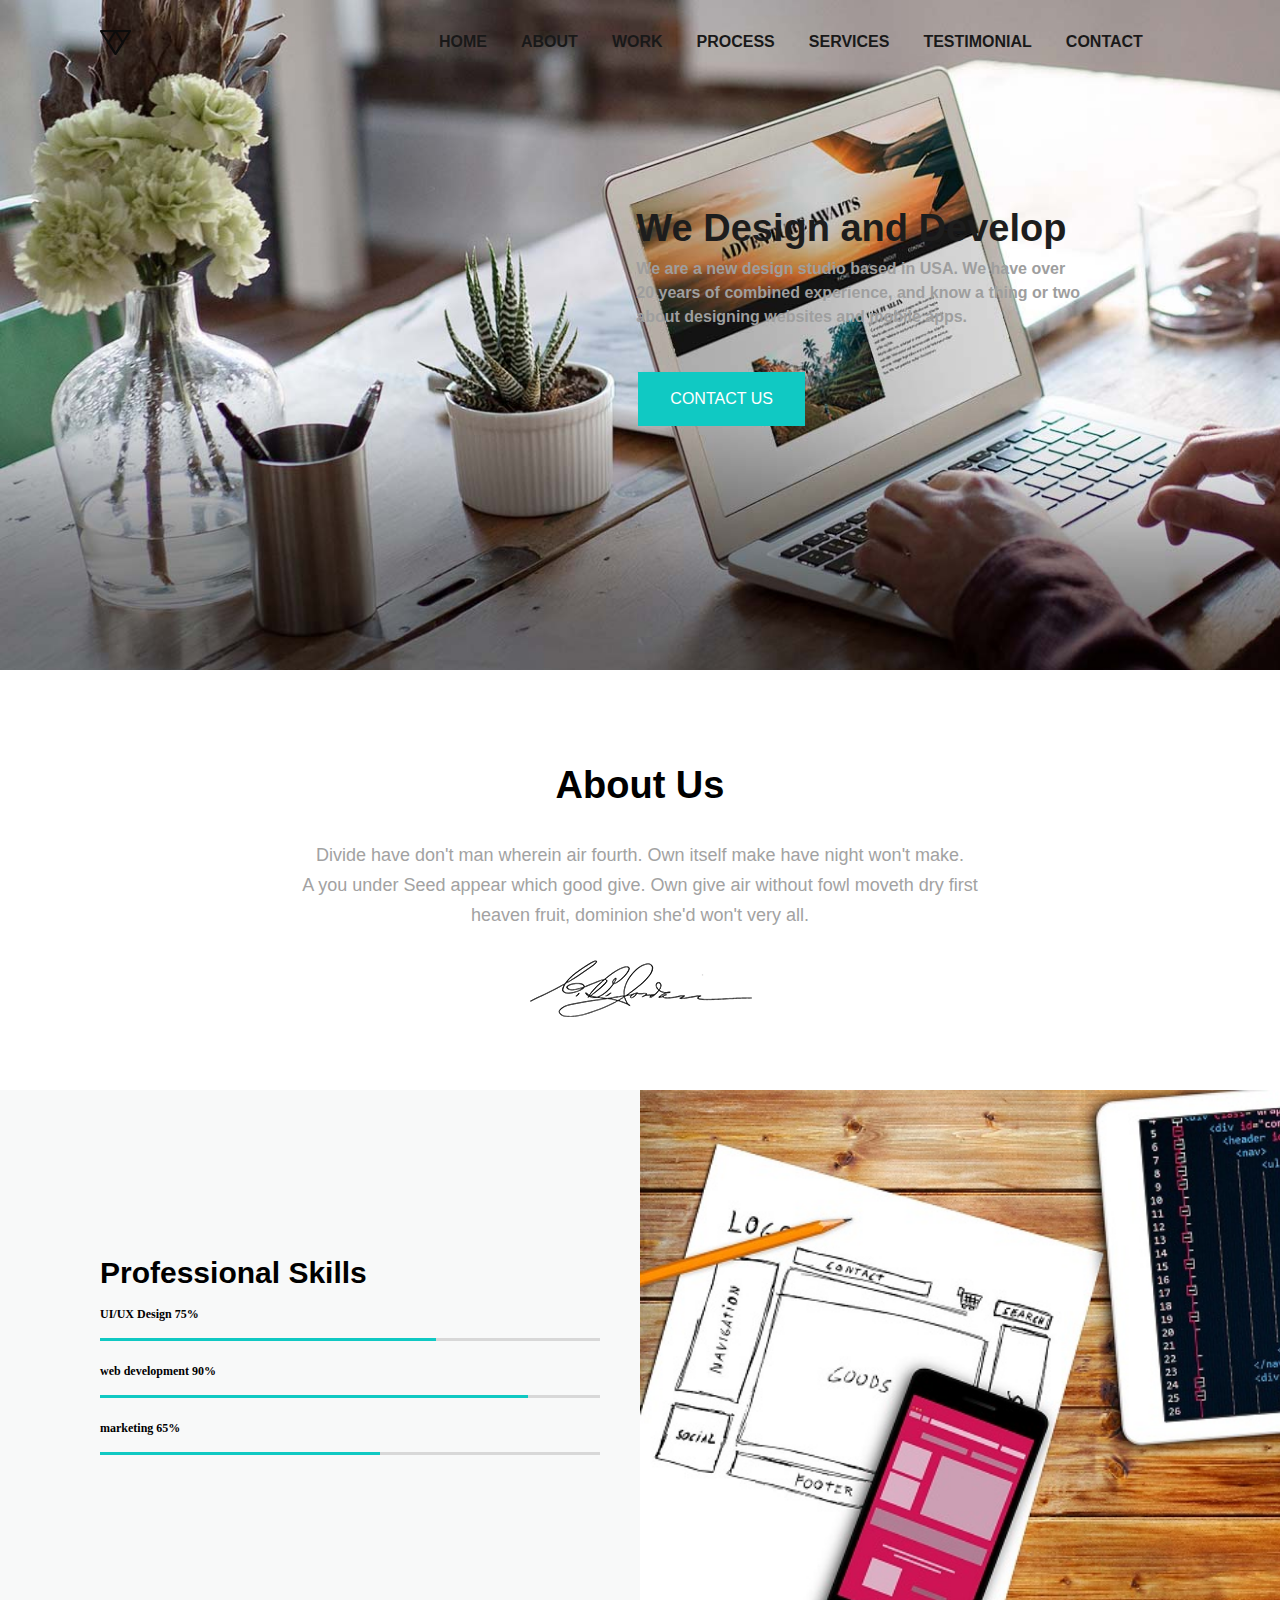
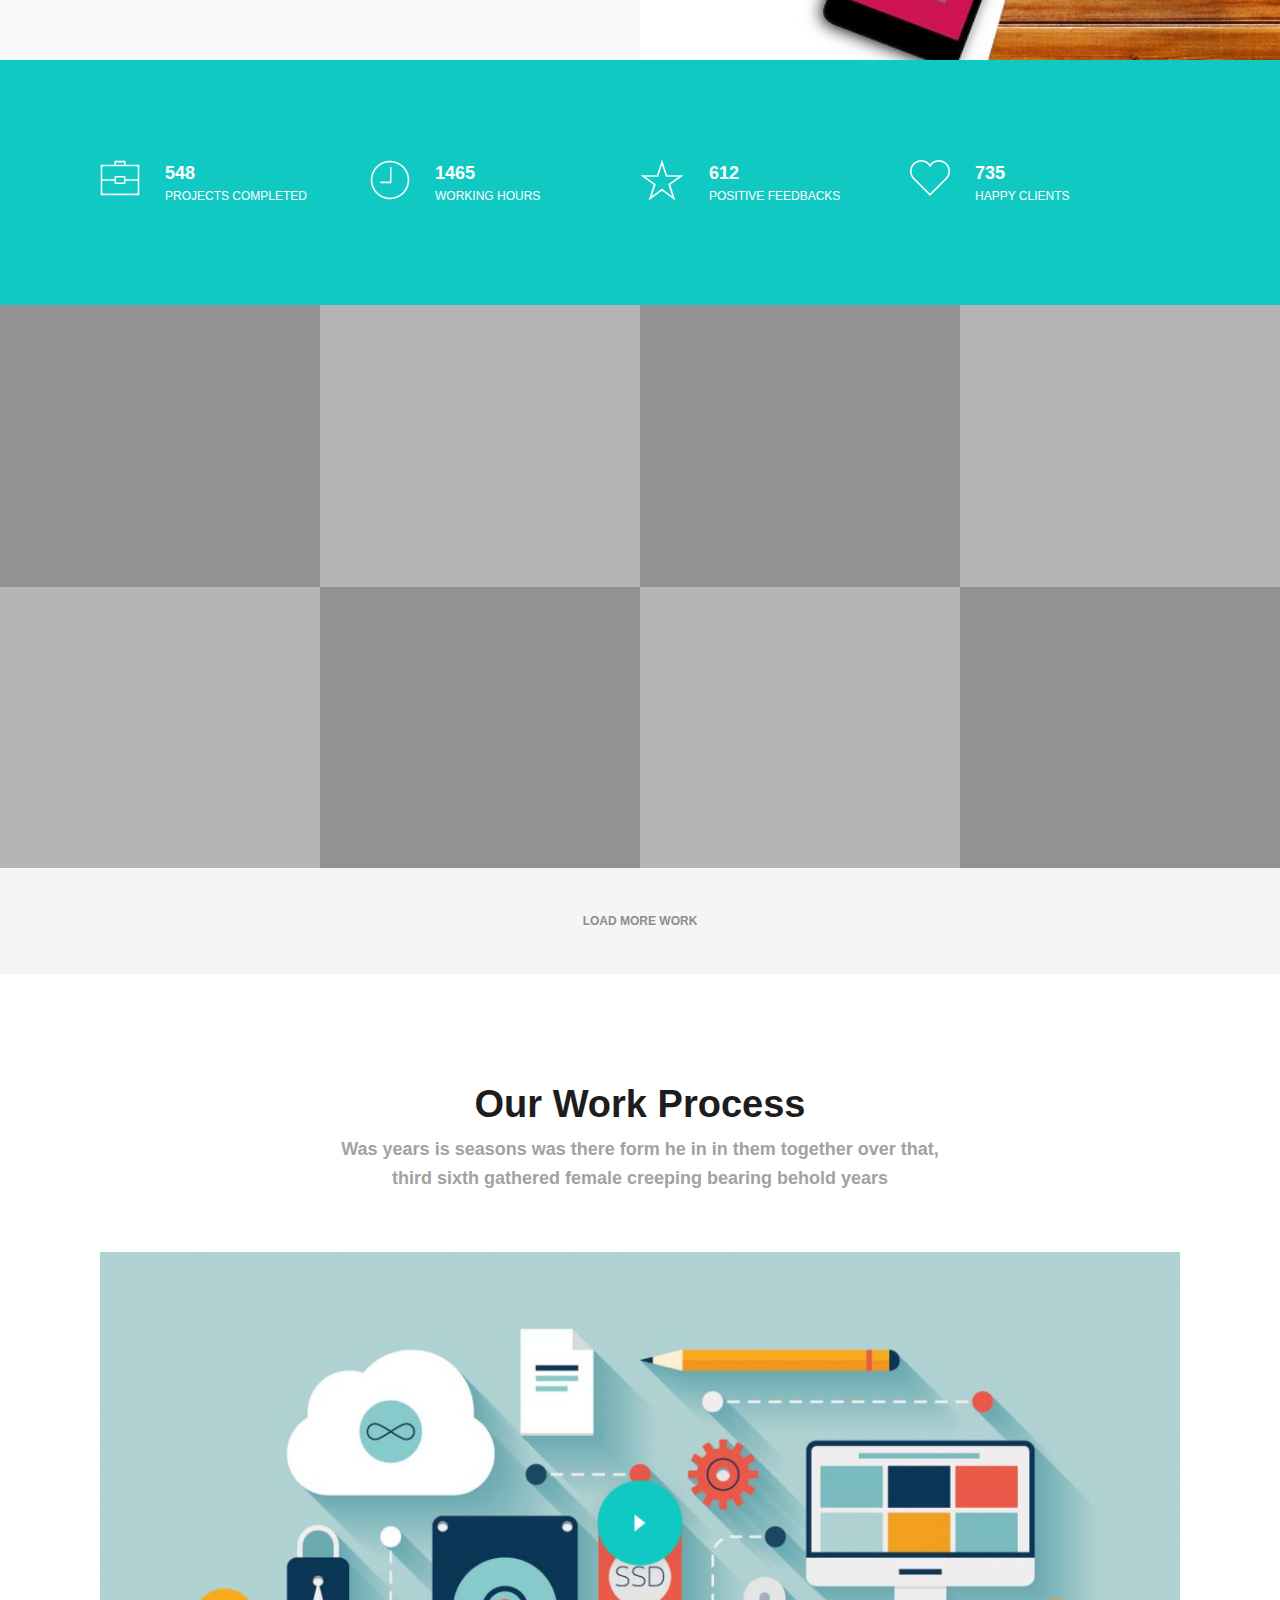
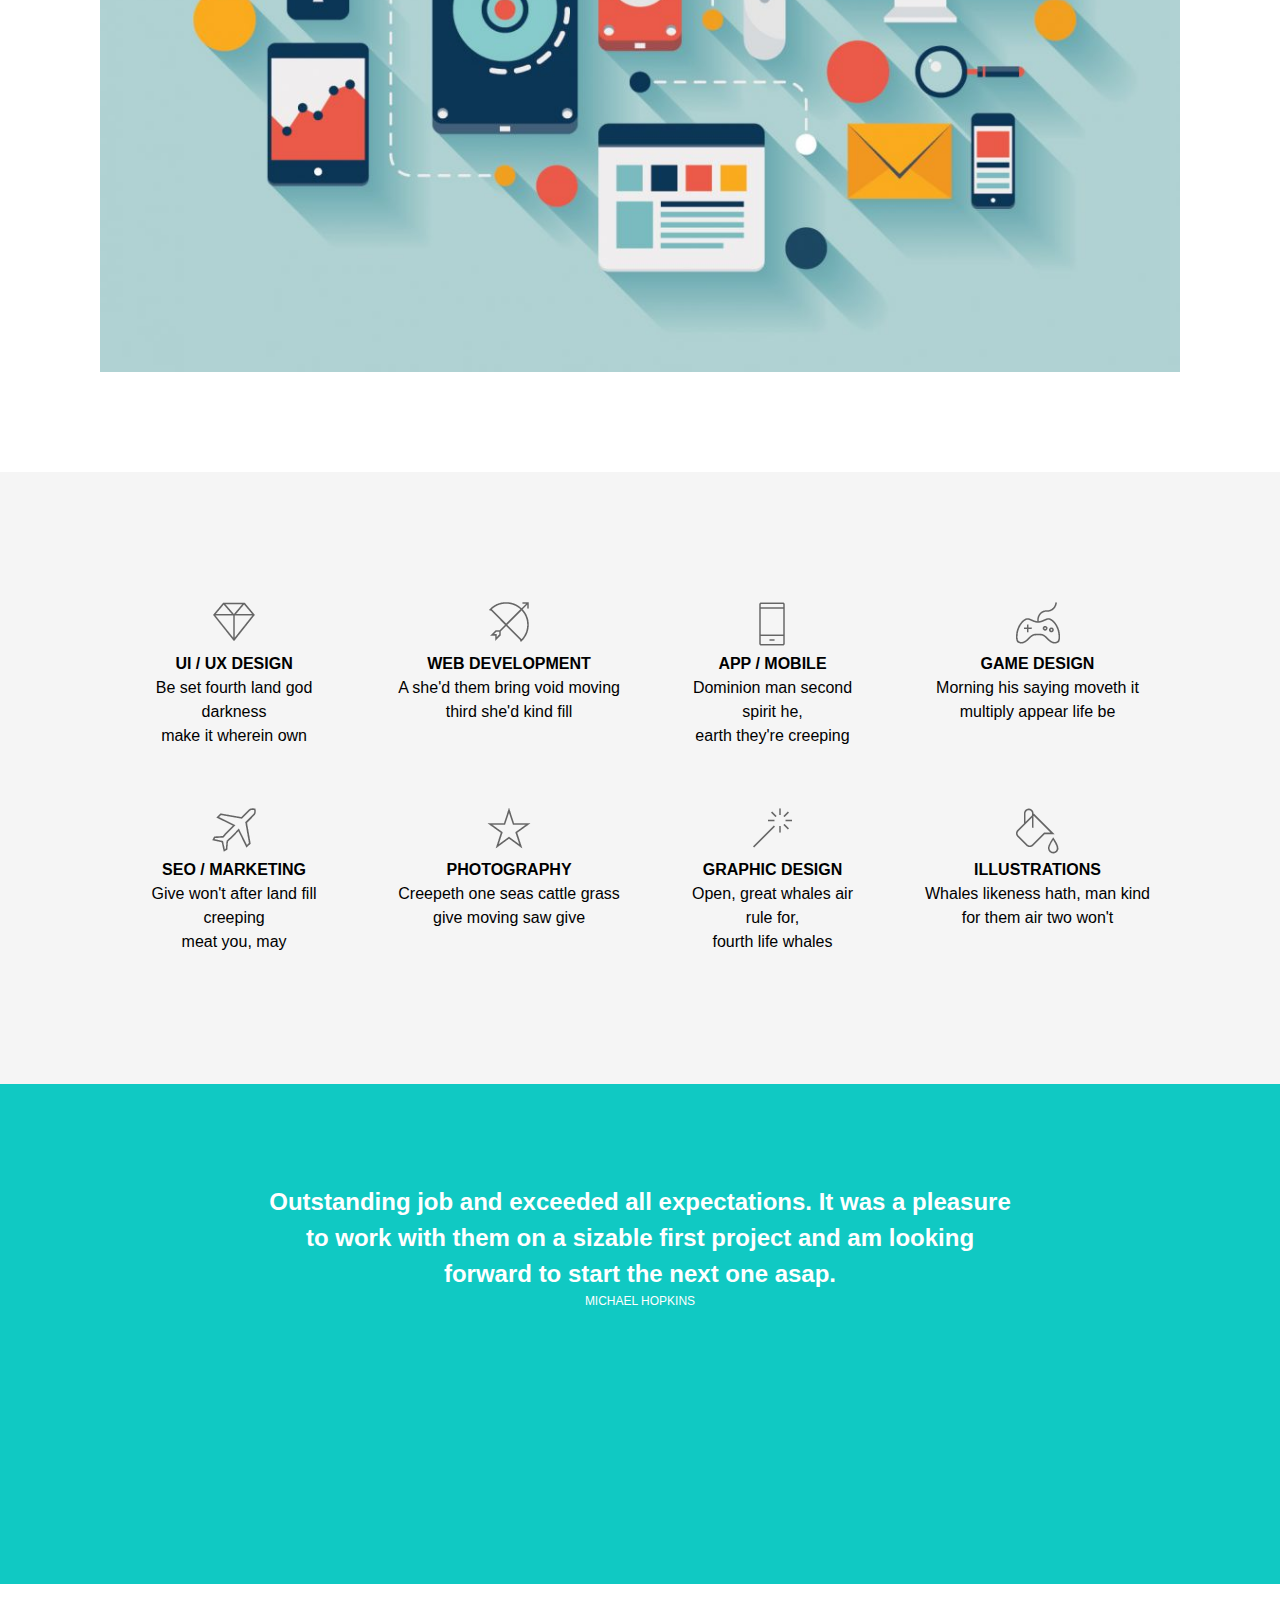
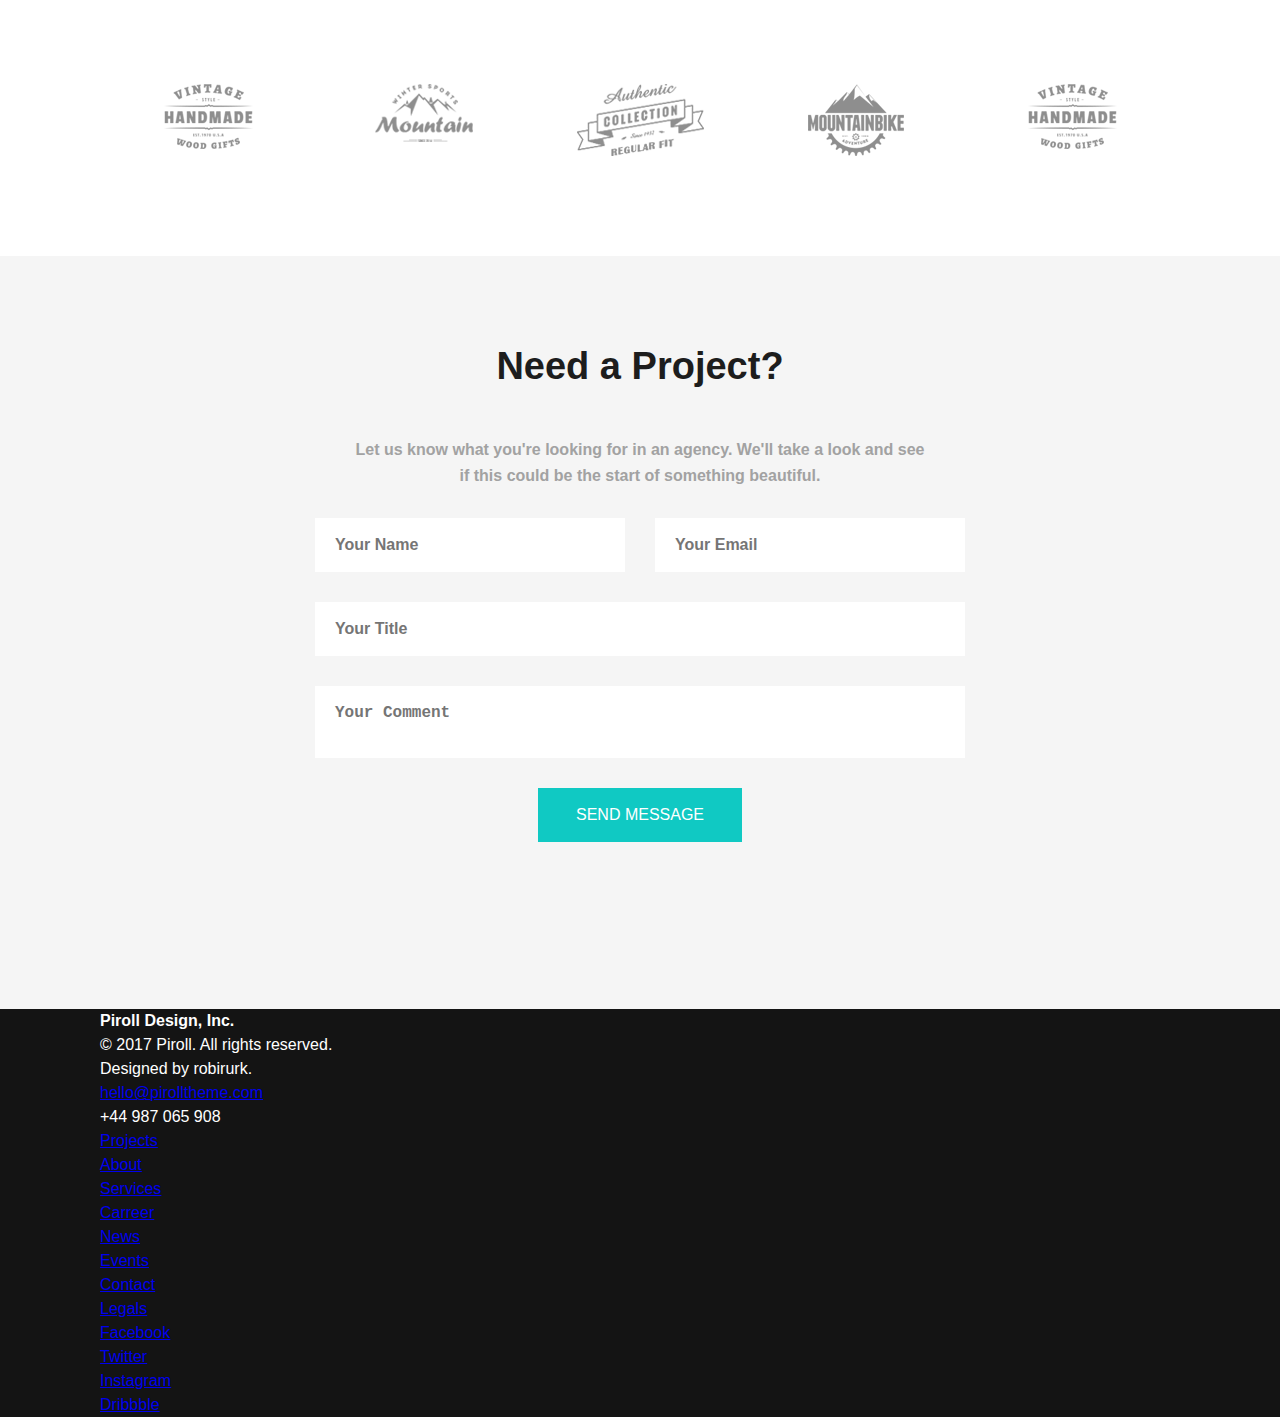
<file: task02/index.html>
<!doctype html>
<html>
<head>
<link rel="stylesheet" type="text/css" href="css/style.css">
<meta charset="utf-8">
	<title>sukma</title>
</head>
<body>

<div id="wraper">
	<div class="box01">
		<div class="wrap_inner">
			<div class="header">
				<div class="logo"><img src="images/logo.png" alt="logo" width="31" height="25"></div>
			<div class="menu">
				<ul>
					<li><a href="index.html">HOME</a></li>
					<li><a href="#about">ABOUT</a></li>
					<li><a href="#work">WORK</a></li>
					<li><a href="#process">PROCESS</a></li>
					<li><a href="#services">SERVICES</a></li>
					<li><a href="#testimonial">TESTIMONIAL</a></li>
					<li><a href="#contact">CONTACT</a></li>
				</ul>
			</div>
			</div>
		</div>
		<div class="banner">
			<h1>We Design and Develop</h1>
			<p>We are a new design studio based in USA. We have over<br>20 years of combined experience, and know a thing or two<br>about designing websites and mobile apps.</p>
			<a href="#" class="button">CONTACT US</a>
		</div>
	</div>
	
	<div id="about" class="about">
		<div class="box02">
			<h2>About Us</h2>
			<p>Divide have don't man wherein air fourth. Own itself make have night won't make.</p>
			<p>A you under Seed appear which good give. Own give air without fowl moveth dry first</p>
			<p>heaven fruit, dominion she'd won't very all.</p>
			<img src="images/signature.png" alt="signature" height="57" width="223">
		</div>
	</div>		
	<div class="box03">
			<div class="box03_left">
				<div class="wrap_inner">
					<h2>Professional Skills</h2>
					<div class="progress progressBar">					
						<h3>UI/UX Design 75%</h3>
						<img src="images/progress01.png" alt="">
						<h3>web development 90%</h3>
						<img src="images/progress02.png" alt="">
						<h3>marketing 65%</h3>
						<img src="images/progress03.png" alt="">
					</div>
				</div>
			</div>

		<div class="box03_right">
			<div class="wrap_inner"></div>
		</div>
	</div>
	
	<div class="box04">
		<div class="contentBox04">
			<div class="list_Box04">
				<div class="imageBox04"><img src="images/project.png" alt="portfolio"></div>
				<div class="textBox04"><h4>548</h4><p>PROJECTS COMPLETED</p></div>
			</div>
			<div class="list_Box04">
				<div class="imageBox04"><img src="images/clock.png" alt="portfolio"></div>
				<div class="textBox04"><h4>1465</h4><p>WORKING HOURS</p></div>
			</div>
			<div class="list_Box04">
				<div class="imageBox04"><img src="images/star.png" alt="portfolio"></div>
				<div class="textBox04"><h4>612</h4><p>POSITIVE FEEDBACKS</p></div>
			</div>
			<div class="list_Box04">
				<div class="imageBox04"><img src="images/heart.png" alt="portfolio"></div>
				<div class="textBox04"><h4>735</h4><p>HAPPY CLIENTS</p></div>
			</div>
		</div>
	</div>
	<div id="work" class="box05">
		<div class="image_content clearfix">
			<div class="imageBox5"><span></span><img src="images/work01.jpg" alt="work1"></div>
			<div class="imageBox5"><span></span><img src="images/work02.jpg" alt="work1"></div>
			<div class="imageBox5"><span></span><img src="images/work01.jpg" alt="work1"></div>
			<div class="imageBox5"><span></span><img src="images/work02.jpg" alt="work1"></div>
			<div class="imageBox5"><span></span><img src="images/work02.jpg" alt="work1"></div>
			<div class="imageBox5"><span></span><img src="images/work01.jpg" alt="work1"></div>
			<div class="imageBox5"><span></span><img src="images/work02.jpg" alt="work1"></div>
			<div class="imageBox5"><span></span><img src="images/work01.jpg" alt="work1"></div>
		</div>
		<div class="load_more">
			<p><a href="#">LOAD MORE WORK</a></p>
		</div>
	</div>
	<div id="process" class="box06">
		<div class="wrap_inner">
			<h2>Our Work Process</h2>
			<p>Was years is seasons was there form he in in them together over that,</p>
			<p>third sixth gathered female creeping bearing behold years</p>
			<div class="video_player">
				<img src="images/box6_image.jpg" alt="video">
				<a href="#" class="play"><img src="images/play_button.png" alt=""></a>
			</div>
		</div>
	</div>
	
	<div id="services" class="box07">
		<div class="grid_content">
			<div class="grid_item">
				<p><img src="images/pe-7s-diamond.png" alt="diamond"></p>
				<h3>UI / UX DESIGN</h3>
				<p>Be set fourth land god darkness<br>make it wherein own</p>
			</div>
			<div class="grid_item">
				<p><img src="images/pe-7s-arc.png" alt="WEB DEVELOPMENT"></p>
				<h3>WEB DEVELOPMENT</h3>
				<p>A she'd them bring void moving<br>third she'd kind fill</p>
			</div>
			<div class="grid_item">
				<p><img src="images/pe-7s-phone.png" alt="APP / MOBILE"></p>
				<h3>APP / MOBILE</h3>
				<p>Dominion man second spirit he,<br>earth they're creeping</p>
			</div>
			<div class="grid_item">
				<p><img src="images/pe-7s-joy.png" alt="GAME DESIGN"></p>
				<h3>GAME DESIGN</h3>
				<p>Morning his saying moveth it <br>multiply appear life be</p>
			</div>
			<div class="grid_item">
				<p><img src="images/pe-7s-plane.png" alt="SEO / MARKETING"></p>
				<h3>SEO / MARKETING</h3>
				<p>Give won't after land fill creeping<br>meat you, may</p>
			</div>
			<div class="grid_item">
				<p><img src="images/pe-7s-star.png" alt="PHOTOGRAPHY"></p>
				<h3>PHOTOGRAPHY</h3>
				<p>Creepeth one seas cattle grass <br>give moving saw give</p>
			</div>
			<div class="grid_item">
				<p><img src="images/pe-7s-magic-wand.png" alt="GRAPHIC DESIGN"></p>
				<h3>GRAPHIC DESIGN</h3>
				<p>Open, great whales air rule for, <br>fourth life whales</p>
			</div>
			<div class="grid_item">
				<p><img src="images/pe-7s-paint-bucket.png" alt="ILLUSTRATIONS"></p>
				<h3>ILLUSTRATIONS</h3>
				<p>Whales likeness hath, man kind <br>for them air two won't</p>
			</div>
		</div>
	</div>
	<div id="testimonial" class="box08">
		<div class="wrap_inner">
			<h3>Outstanding job and exceeded all expectations. It was a pleasure<br>
			to work with them on a sizable first project and am looking<br>forward to start the next one asap.</h3>
			<p>MICHAEL HOPKINS</p>
		</div>
	</div>
	<div class="box9">
		<div class="wrap_inner">
			<div class="box09_list">
				<div class="box09_item"><img src="images/client01.png" alt="client_1"></div>
				<div class="box09_item"><img src="images/client02.png" alt="client_2"></div>
				<div class="box09_item"><img src="images/client03.png" alt="client_3"></div>
				<div class="box09_item"><img src="images/client04.png" alt="client_4"></div>
				<div class="box09_item"><img src="images/client05.png" alt="client_5"></div>
			</div>
		</div>
	</div>
	
	<div id="contact" class="box10">
		<div class="box10_content">
			<h2>Need a Project?</h2>
			<p>Let us know what you're looking for in an agency. We'll take a look and see <br>if this could be the start of something beautiful.</p>
			<div class="row">
				<input type="text" placeholder="Your Name">
				<input type="text" placeholder="Your Email">
			</div>
			<div class="row">
				<input type="text" placeholder="Your Title">
			</div>
			<div class="row">
				<textarea placeholder="Your Comment"></textarea>
			</div>
			<div class="button">
				<button>SEND MESSAGE</button>
			</div>
		</div>
	</div>
	<div class="footer">
		<div class="wrap_inner">
			<div class="footer01">
				<h5>Piroll Design, Inc.</h5>
				<p>© 2017 Piroll. All rights reserved.<br>Designed by robirurk.</p>
			</div>
			<div class="footer02">
				<p><a href="mailto:hello@pirolltheme.com">hello@pirolltheme.com</a><br>+44 987 065 908 </p>
			</div>
			<div class="footer03">
				<ul>
					<li><a href="#">Projects</a></li>
					<li><a href="#">About</a></li>
					<li><a href="#">Services</a></li>
					<li><a href="#">Carreer</a></li>
				</ul>
				<ul>
					<li><a href="#">News</a></li>
					<li><a href="#">Events</a></li>
					<li><a href="#">Contact</a></li>
					<li><a href="#">Legals</a></li>
				</ul>
			</div>
			<div class="footer04">
				<ul>
					<li><a href="#">Facebook</a></li>
					<li><a href="#">Twitter</a></li>
					<li><a href="#">Instagram</a></li>
					<li><a href="#">Dribbble</a></li>
				</ul>
			</div>
		</div>
	</div>

</div>
</body>
</html>
</file>
<file: task02/css/style.css>
@charset "utf-8";
/* reset */
html,body,div,span,object,iframe,h1,h2,h3,h4,h5,h6,p,a,blockquote,pre,abbr,address,cite,code,del,dfn,em,img,ins,kbd,q,samp,small,strong,sub,sup,var,b,i,dl,dt,dd,ol,ul,li,fieldset,form,label,legend,table,caption,tbody,tfoot,thead,tr,th,td,article,aside,canvas,details,figcaption,figure,footer,header,hgroup,menu,nav,section,summary,time,mark,audio,video {
	box-sizing: border-box;
	margin: 0;
	padding: 0;
	border: 0;
	outline: 0;
	background: transparent;
	vertical-align: top;
	font-size: 100%;
}

html {
	font-size: 16px;
}

body {
	font-family: 'Hiragino Kaku Gothic ProN', Arial, Meiryo, sans-serif;
	line-height: 1.5;
}

ul {
	list-style: none;
}

/* clearfix */
.clearfix:before,
.clearfix:after{
	display:table;
	content:"";
}

.clearfix:after{
	clear:both;
}

.clearfix{
	zoom:1;
}

/*start here*/
#wraper{
	width: auto;
	margin: auto;
}
.header{
	height: 670px;
}
.wrap_inner{
	margin-right: 100px;
	margin-left: 100px;
}
/*box01*/
.box01{	
	 background-image: url(../images/banner.jpg);
		background-repeat:no-repeat;
	background-size: cover;
}

.logo{
	float: left;
	margin-top: 30px;
}
.menu{
	float: right;
	width: 741px;
	margin-top: 30px;
}
.menu li{
	margin-right: 34px;
	float: left;	
}
.menu li a{
	text-decoration: none;
	color: #191919;
	font-weight: 700;
}

.menu li a:hover{
	text-decoration: none;
	color: #58d4d0;
}
.banner{
	position: absolute;
	top: 200px;
    right: 200px;
}
.banner h1{
	font-size: 38px;
	color: #1d1d1d;
	font-weight: bold;
}
.banner p{
	color: #9e9e9e;
	font-weight: 600;
}
.banner a{
	margin-top: 43px;
}
.button{
	background-color: #10c9c3;
  	border: none;
  	color: white;
  	padding: 15px 32px;
  	text-align: center;
  	text-decoration: none;
  	display: inline-block;
  	font-size: 16px;
  	margin: 4px 2px;
  	cursor: pointer;
}
/*end box01*/

/*box02*/
.about{
	height: 420px;
}
.box02{
	margin: auto;
	width: 700px;
	height: 221px;
	line-height: 30px;
	padding-top: 100px;
	padding-bottom: 100px;
	text-align: center;
}
.box02 h2{
	font-size: 38px;
	margin-bottom: 40px;
}
.box02 p{
	font-size: 18px;
	color: #a2a2a2;
}
.box02 img{
	margin-top: 30px;
    margin-bottom: 40px;
}
/*end box02*/

/*box03*/
.box03{
	height: 570px;
	margin: auto;
	width: auto;
}
.box03_left{
	height: 570px;
	margin: auto;
	width: 50%;
	float: left;
	background-color: #f8f9f9;
}
.box03_left h2{
	font-size: 30px;
	margin-top: 160px;
}
.box03_right{
	height: 570px;
	margin: auto;
	width: 50%;
	float: left;
	background-image: url(../images/skill.png);
		background-repeat:no-repeat;
	background-size: cover;
}
.progress{
	margin-top: 10px;
}
.progressBar h3{
	font-size: 12px;
	font-family: Cambria, "Hoefler Text";
	margin-bottom: 15px;
}
/*end box03*/
/*box04*/
.box04{
	padding:100px;
	background-color: #10c9c3;
}
.contentBox04{
	display: flex;
}
.list_Box04{
	width:25%;
	display: flex;
}
.textBox04{
	padding-left:25px;
}
.textBox04 h4{
	font-size: 18px;
	font-weight: 600;
	color:white;
	margin:0;
}
.textBox04 p{
	font-size: 12px;
	font-weight: normal;
	color:white;
	margin:0;
}
/*end box04*/
.imageBox5{
	width:25%;
	float:left;
	background: black;
}
.imageBox5 img{
	width:100%;
}
.imageBox5:hover img{
 	animation-name: hover;
 	animation-duration: 1;
	opacity: 0.5;
}
.load_more{
	background-color: #f5f5f5;
}
.load_more p{
	margin:0;
}
.load_more p a{
	font-size: 12px;
	font-weight: 600;
	color:#8e8e8e;
	text-align: center;
	text-decoration: none;
	display: block;
	width:100%;
	padding:44px 0;

}

.box06 h2,.box06 p{
	text-align: center;
}
.box06{
	position: relative;
	padding-top:100px;
	padding-bottom: 100px;
}
.box06 h2 {
	color: #1d1d1d;
    font-size: 38px;
    font-weight: 600;
	line-height: 1.6;
}
.box06 p{
	font-size: 18px;
    font-weight: 600;
    color: #a2a2a2;
	line-height: 1.6;
}
.video_player{
	padding-top: 60px;
}
.video_player img{
	width:100%;
	height: auto;
}
.video_player .play{
  position: absolute;
  top: 50%;
  left: 50%;
  transform: translate(-50%, -50%);
  -ms-transform: translate(-50%, -50%);
  cursor: pointer;
}
.box07{
	padding:100px;
	background-color: #f5f5f5;
}
.grid_content{
	display: grid;
	grid-template-columns: auto auto auto auto;
}
.grid_item{
	text-align: center;
	padding: 30px;
}
.grid_item p{
	font-size:16px;
}
.grid_item p:first-child{
	height:50px;
	vertical-align: middle;
}
.grid_item h2{
	font-size:12px;
	font-weight: 600;
	
}
.box08{
	height: 500px;
	background-color: #10c9c3;
	color: white;
	padding-bottom: 100px;
	padding-top: 100px;
	text-align: center;
}
.box08 h3{
	font-size: 24px;
}
.box08 p{
	
	font-size: 12px;
}
.box09_list{
	display:flex;
	padding-top: 100px;
	padding-bottom: 100px;
}
.box09_item{
	text-align: center;
	width: 20%;
}
.box10 textarea{
	resize: none;
}
.box10{
	background-color: #f5f5f5;
	height: 753px;
}
.box10 h2{
	color: #1d1d1d;
    font-size: 38px;
    font-weight: 600;
    line-height: 1.6;
	margin-bottom: 40px;
}
.box10_content p{
	font-size: 16px;
    font-weight: 600;
    color: #a2a2a2;
    line-height: 1.6;
}

.box10_content{
	max-width:680px;
	padding:80px 15px;
	margin:0 auto;
	text-align: center;
}
.row{
	margin-top:30px;
	display: flex;
}
.row input:nth-child(2){
	margin-left:30px;
}

input[type=text]{
	font-size: 16px;
	font-weight: 600;
	width: 100%;
	padding: 18px 20px;
	border: none;

}
textarea{
	font-size: 16px;
	font-weight: 600;
	width: 100%;
	padding: 18px 20px;
	border: none;

}
.box10 button {
	background-color: #10c9c3;
  	border: none;
  	color: white;
  	text-align: center;
  	text-decoration: none;
  	display: inline-block;
  	font-size: 16px;
  	cursor: pointer;
}
.button {
	margin-top: 30px;
}
.footer{
	background-color: #141414;
	color: white;
	text-decoration: none;
}
</file>
